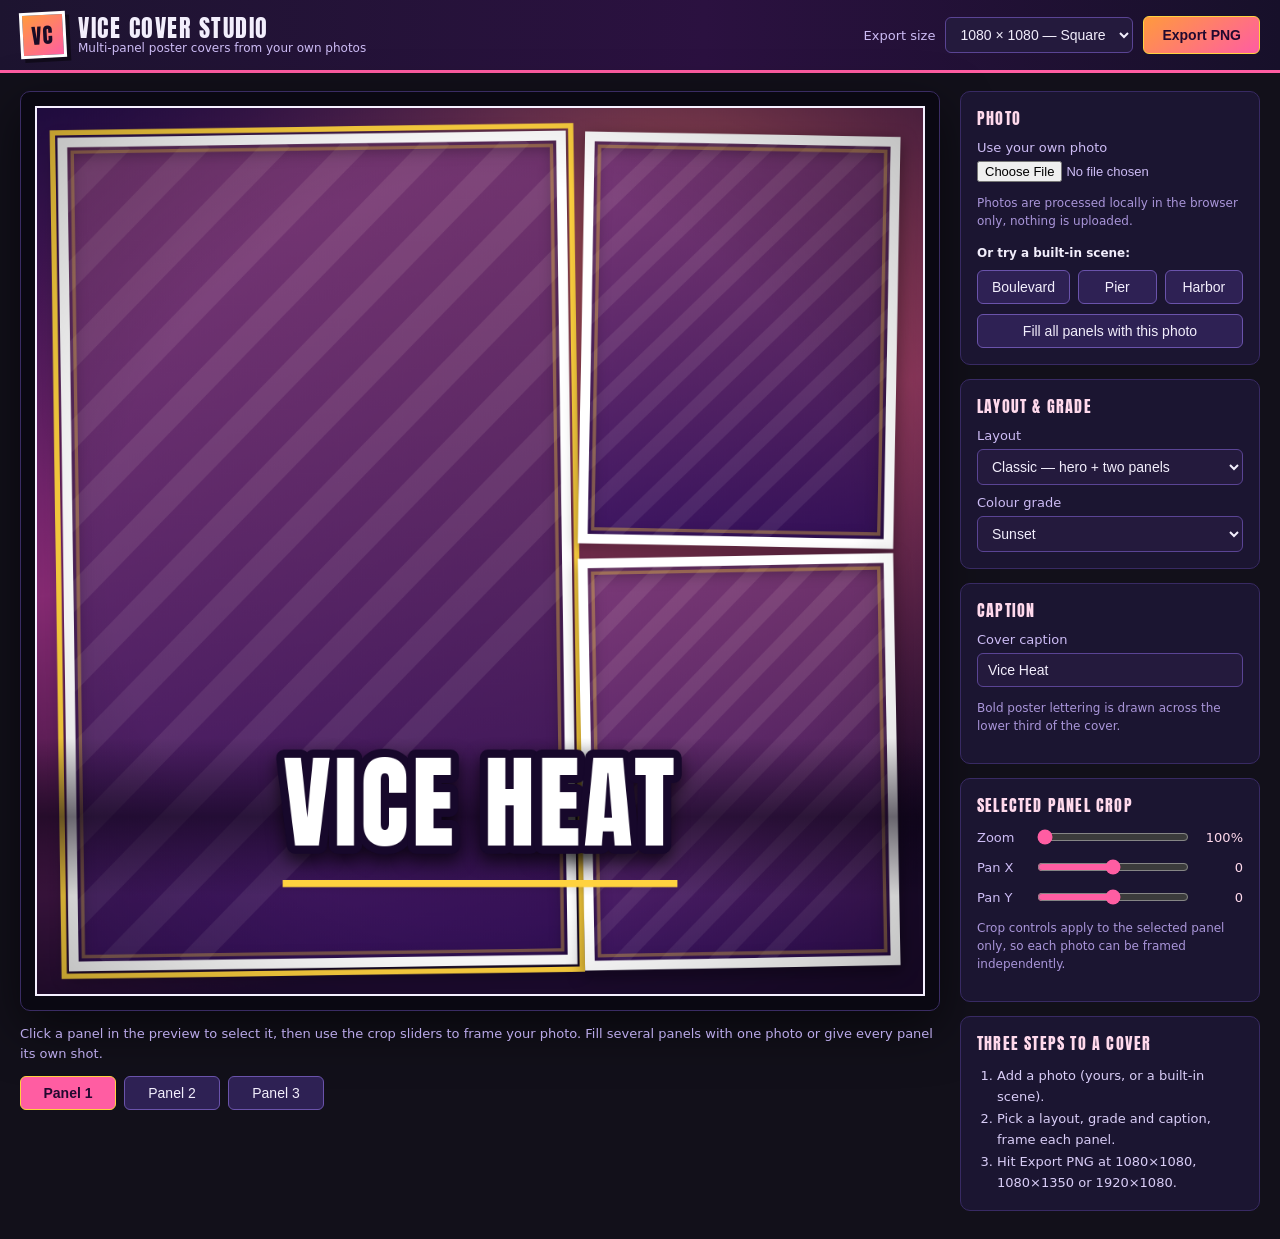
<file: app/index.html>
<!DOCTYPE html>
<html lang="en">
<head>
<meta charset="utf-8">
<meta name="viewport" content="width=device-width, initial-scale=1">
<title>Vice Cover Studio</title>
<link rel="stylesheet" href="style.css">
</head>
<body>
<header class="topbar">
  <div class="brand">
    <span class="brand-mark">VC</span>
    <span class="brand-text">
      <span class="brand-name">Vice Cover Studio</span>
      <span class="brand-sub">Multi-panel poster covers from your own photos</span>
    </span>
  </div>
  <div class="topbar-actions">
    <label class="size-label" for="size-select">Export size</label>
    <select id="size-select">
      <option value="1080x1080" selected>1080 × 1080 — Square</option>
      <option value="1080x1350">1080 × 1350 — Portrait</option>
      <option value="1920x1080">1920 × 1080 — Wide</option>
    </select>
    <button id="export-btn" class="primary" type="button">Export PNG</button>
  </div>
</header>
<div class="layout">
  <main class="preview-pane">
    <div class="canvas-wrap">
      <canvas id="preview" width="1080" height="1080"></canvas>
    </div>
    <p class="hint">Click a panel in the preview to select it, then use the crop sliders to frame your photo. Fill several panels with one photo or give every panel its own shot.</p>
    <div id="panel-tabs" class="panel-tabs" role="tablist" aria-label="Panels"></div>
  </main>
  <aside class="controls">
    <section class="control-section">
      <h2>Photo</h2>
      <label class="file-label" for="photo-input">Use your own photo</label>
      <input id="photo-input" type="file" accept="image/*">
      <p class="small">Photos are processed locally in the browser only, nothing is uploaded.</p>
      <div class="sample-row">
        <span class="small strong">Or try a built-in scene:</span>
        <div class="sample-buttons">
          <button type="button" class="sample-btn" data-sample="boulevard">Boulevard</button>
          <button type="button" class="sample-btn" data-sample="pier">Pier</button>
          <button type="button" class="sample-btn" data-sample="harbor">Harbor</button>
        </div>
      </div>
      <button id="fill-all" class="wide" type="button">Fill all panels with this photo</button>
    </section>
    <section class="control-section">
      <h2>Layout &amp; grade</h2>
      <label class="field-label" for="layout-select">Layout</label>
      <select id="layout-select">
        <option value="classic" selected>Classic — hero + two panels</option>
        <option value="duo">Duo — two tall panels</option>
        <option value="grid">Grid — four panels</option>
      </select>
      <label class="field-label" for="grade-select">Colour grade</label>
      <select id="grade-select">
        <option value="sunset" selected>Sunset</option>
        <option value="neon">Neon night</option>
        <option value="gold">Golden hour</option>
      </select>
    </section>
    <section class="control-section">
      <h2>Caption</h2>
      <label class="field-label" for="caption-input">Cover caption</label>
      <input id="caption-input" type="text" maxlength="28" value="Vice Heat">
      <p class="small">Bold poster lettering is drawn across the lower third of the cover.</p>
    </section>
    <section class="control-section">
      <h2>Selected panel crop</h2>
      <div class="range-row">
        <label for="scale-range">Zoom</label>
        <input id="scale-range" type="range" min="100" max="300" step="1" value="100">
        <span id="scale-value" class="range-value">100%</span>
      </div>
      <div class="range-row">
        <label for="offsetx-range">Pan X</label>
        <input id="offsetx-range" type="range" min="-100" max="100" step="1" value="0">
        <span id="offsetx-value" class="range-value">0</span>
      </div>
      <div class="range-row">
        <label for="offsety-range">Pan Y</label>
        <input id="offsety-range" type="range" min="-100" max="100" step="1" value="0">
        <span id="offsety-value" class="range-value">0</span>
      </div>
      <p class="small">Crop controls apply to the selected panel only, so each photo can be framed independently.</p>
    </section>
    <section class="control-section steps">
      <h2>Three steps to a cover</h2>
      <ol>
        <li>Add a photo (yours, or a built-in scene).</li>
        <li>Pick a layout, grade and caption, frame each panel.</li>
        <li>Hit Export PNG at 1080×1080, 1080×1350 or 1920×1080.</li>
      </ol>
    </section>
  </aside>
</div>
<div id="shotStage" hidden>
  <canvas id="shotCanvas"></canvas>
</div>
<script type="module" src="src/main.js"></script>
</body>
</html>
</file>
<file: app/style.css>
@font-face {
  font-family: 'Anton';
  src: url('fonts/Anton-Regular.ttf') format('truetype');
  font-weight: 400;
  font-style: normal;
  font-display: swap;
}
* { box-sizing: border-box; }
body {
  margin: 0;
  background: #12101a;
  color: #f2eefc;
  font-family: 'Segoe UI', system-ui, sans-serif;
}
body.shot-cover { background: #000; overflow: hidden; }
body.shot-cover .topbar, body.shot-cover .layout { display: none; }
#shotStage { position: fixed; inset: 0; background: #000; }
#shotStage canvas { display: block; width: 100vw; height: 100vh; }
.topbar {
  display: flex; justify-content: space-between; align-items: center; flex-wrap: wrap; gap: 12px;
  padding: 12px 20px;
  background: linear-gradient(90deg, #1d1430, #2b1140 55%, #17102a);
  border-bottom: 3px solid #ff5da2;
}
.brand { display: flex; align-items: center; gap: 12px; }
.brand-mark {
  width: 46px; height: 46px; display: inline-flex; align-items: center; justify-content: center;
  background: linear-gradient(145deg, #ff9a3d, #ff5da2);
  color: #1a0b26; font-family: 'Anton', Impact, sans-serif; font-size: 21px; letter-spacing: 1px;
  border: 3px solid #fff; box-shadow: 4px 4px 0 rgba(0,0,0,.45); transform: rotate(-3deg);
}
.brand-text { display: flex; flex-direction: column; }
.brand-name { font-family: 'Anton', Impact, sans-serif; font-size: 24px; letter-spacing: 1.5px; text-transform: uppercase; line-height: 1.1; }
.brand-sub { font-size: 12px; color: #cdbcf5; }
.topbar-actions { display: flex; align-items: center; gap: 10px; flex-wrap: wrap; }
.size-label { font-size: 13px; color: #cdbcf5; }
select, input[type="text"] {
  background: #241a3d; color: #f2eefc; border: 1px solid #5a4494; border-radius: 6px; padding: 8px 10px; font-size: 14px;
}
button {
  background: #2e2154; color: #f2eefc; border: 1px solid #6a53ab; border-radius: 6px; padding: 8px 14px; font-size: 14px; cursor: pointer;
}
button:hover { background: #3a2a6b; }
button.primary {
  background: linear-gradient(145deg, #ff9a3d, #ff5da2); border-color: #ffd23f; color: #22092f; font-weight: 700; padding: 10px 18px;
}
button.wide { width: 100%; margin-top: 10px; }
button.active-tab { background: #ff5da2; border-color: #ffd23f; color: #22092f; font-weight: 700; }
.layout { display: flex; gap: 20px; align-items: flex-start; padding: 18px 20px 28px; max-width: 1440px; margin: 0 auto; }
.preview-pane { flex: 1 1 auto; min-width: 320px; }
.canvas-wrap { background: #0a0812; border: 1px solid #3a2c63; border-radius: 10px; padding: 14px; box-shadow: 0 18px 50px rgba(0,0,0,.55); }
#preview { display: block; width: 100%; height: auto; border: 2px solid #f5f0ff; background: #1a1030; cursor: pointer; }
.hint { color: #b9a8e8; font-size: 13px; line-height: 1.5; }
.panel-tabs { display: flex; gap: 8px; flex-wrap: wrap; margin-top: 10px; }
.panel-tabs button { min-width: 96px; }
.controls { flex: 0 0 300px; width: 300px; display: flex; flex-direction: column; gap: 14px; }
.control-section { background: #1b1531; border: 1px solid #382a63; border-radius: 10px; padding: 14px 16px 16px; }
.control-section h2 { font-family: 'Anton', Impact, sans-serif; font-size: 16px; letter-spacing: 1.2px; text-transform: uppercase; color: #ffd9ec; font-weight: 400; margin: 0 0 10px; }
.field-label, .file-label { display: block; font-size: 13px; color: #cdbcf5; margin: 10px 0 6px; }
.control-section select, .control-section input[type="text"] { width: 100%; }
input[type="file"] { width: 100%; font-size: 13px; color: #cdbcf5; }
.small { font-size: 12px; color: #a995d9; line-height: 1.5; }
.small.strong { color: #f2eefc; font-weight: 600; }
.sample-row { margin-top: 10px; }
.sample-buttons { display: flex; gap: 8px; margin-top: 8px; }
.sample-buttons button { flex: 1; }
.range-row { display: flex; align-items: center; gap: 10px; margin: 10px 0; }
.range-row label { flex: 0 0 48px; font-size: 13px; color: #cdbcf5; }
.range-row input[type="range"] { flex: 1; accent-color: #ff5da2; }
.range-value { flex: 0 0 42px; text-align: right; font-size: 13px; color: #ffd9ec; font-variant-numeric: tabular-nums; }
.steps ol { padding-left: 20px; color: #d9cdf7; font-size: 13px; line-height: 1.65; margin: 0; }
@media (max-width: 860px) {
  .layout { flex-direction: column; }
  .controls { width: 100%; flex: 1 1 auto; }
}
</file>
